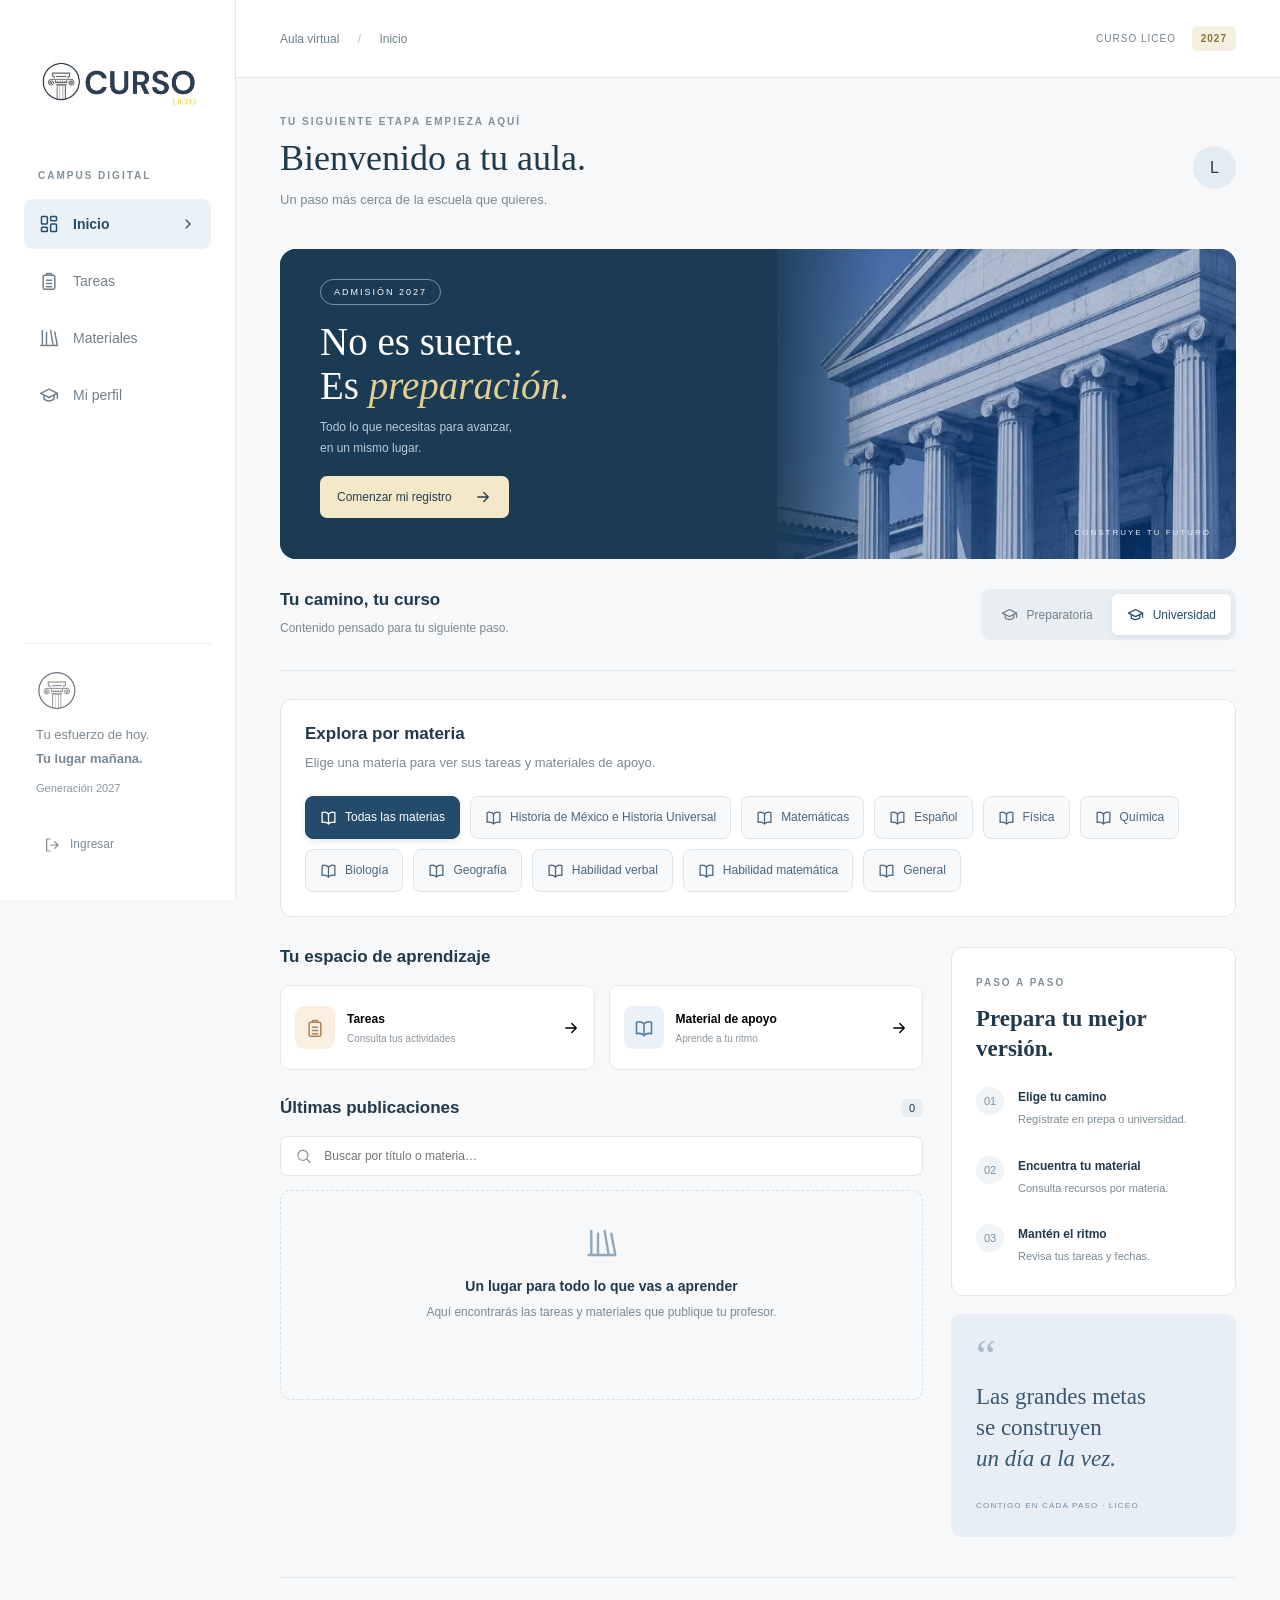
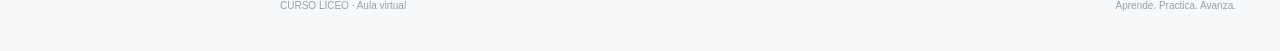
<file: index.html>
<!DOCTYPE html><html lang="es"><head><meta charset="utf-8"><meta name="viewport" content="width=device-width,initial-scale=1"><title>LICEO · Aula | CURSO LICEO</title><meta name="liceo-build" content="2026-10-24-r4-registro"><link rel="icon" href="data:image/svg+xml,%3Csvg xmlns='http://www.w3.org/2000/svg' viewBox='0 0 24 24'%3E%3Ctext y='20' font-size='20'%3E📚%3C/text%3E%3C/svg%3E"><style>
:root{font-family:Arial,Helvetica,sans-serif;color:#20394b;background:#f6f8fa}*{box-sizing:border-box}body{margin:0}button,a,input,select,textarea{font:inherit}button,a{cursor:pointer}button{transition:.2s}button:hover{filter:brightness(.95)}button:focus-visible,a:focus-visible{outline:3px solid #bd9d4c;outline-offset:4px}button{border:0}a{color:inherit;text-decoration:none}.shell{display:flex;min-height:100vh}aside{width:236px;background:white;border-right:1px solid #e3e9ec;padding:32px 24px;position:fixed;height:100vh;display:flex;flex-direction:column}.brand img{width:190px;height:100px;object-fit:contain}.eyebrow{font-size:10px;font-weight:700;letter-spacing:2px;color:#80909a}aside>.eyebrow{margin:34px 14px 18px}nav button{width:100%;display:flex;align-items:center;gap:14px;background:transparent;color:#72808b;padding:15px;border-radius:9px;text-align:left;margin-bottom:7px;font-size:14px}nav button svg:last-child:not(:first-child){margin-left:auto}nav button.active{background:#eaf1f7;color:#254c6a;font-weight:600}.side-note{margin-top:auto;padding:26px 12px;border-top:1px solid #eee}.side-note img{width:42px;opacity:.7}.side-note p{font-size:13px;line-height:1.8}.side-note small{color:#8998a3;font-size:11px}.logout{font-size:12px;color:#7d8b94;display:flex;gap:10px;margin:14px}main{margin-left:236px;flex:1;min-width:0}header{height:78px;background:#fff;border-bottom:1px solid #e3e9ec;display:flex;align-items:center;justify-content:space-between;padding:0 44px;font-size:12px;color:#72818c}.slash{padding:0 15px;color:#bbc4cb}.session{font-size:10px;letter-spacing:1px}.session b{background:#f5f0df;color:#897438;padding:7px 9px;border-radius:5px;margin-left:12px}.content{max-width:1320px;margin:auto;padding:38px 44px 18px}.heading{display:flex;justify-content:space-between;align-items:center;margin-bottom:30px}h1{font-family:Georgia,serif;font-size:36px;font-weight:400;margin:10px 0}p{color:#7b8993;font-size:13px;line-height:1.7;margin:8px 0}.avatar{border-radius:50%;background:#e3ebf3;width:43px;height:43px;display:grid;place-items:center}.hero{height:310px;background:#1b3a54;border-radius:16px;overflow:hidden;position:relative;color:white;display:flex}.hero-text{padding:32px 40px;position:relative;z-index:2;width:63%;background:linear-gradient(90deg,#1b3a54 80%,transparent)}.pill{font-size:9px;letter-spacing:2px;border:1px solid #7a8f9f;border-radius:20px;padding:7px 13px}h2{font-family:Georgia,serif;font-size:39px;font-weight:400;line-height:1.12;margin:21px 0 10px}h2 em{color:#e2ce92;font-weight:400}.hero p{color:#b9cbd9;font-size:12px}.hero button,.empty button{background:#f3e8c8;color:#263e50;border-radius:7px;padding:12px 17px;display:flex;align-items:center;gap:22px;font-size:12px;margin-top:18px}.hero-image{position:absolute;right:0;top:0;width:48%;height:100%;background-image:url('[data-uri]');background-size:215% auto;background-position:100% 25%;opacity:.8}.hero-caption{position:absolute;right:25px;bottom:22px;font-size:8px;letter-spacing:2px;color:#e5eef5}.course-row{display:flex;align-items:center;justify-content:space-between;padding:30px 0;border-bottom:1px solid #e1e7eb;margin-bottom:28px}h3{font-size:17px;font-weight:600;margin:0}.course-row p{font-size:12px;margin-bottom:0}.switch{display:flex;background:#e9eef2;padding:5px;border-radius:9px;gap:4px}.switch button{display:flex;gap:9px;align-items:center;padding:12px 15px;border-radius:6px;color:#73818b;background:transparent;font-size:12px}.switch .selected{background:#fff;color:#244d6b;box-shadow:0 2px 7px #18374e12}.grid{display:grid;grid-template-columns:minmax(0,1fr) 285px;gap:28px}.section-title{display:flex;align-items:center;justify-content:space-between;margin-bottom:18px}.textbtn{display:flex;align-items:center;gap:5px;background:transparent;color:#476b88;font-size:12px}.quick{display:grid;grid-template-columns:1fr 1fr;gap:14px}.quick button{padding:20px 14px;background:white;border:1px solid #e3e9ed;border-radius:10px;display:flex;align-items:center;gap:12px;text-align:left}.quick b{font-size:12px;display:block}.quick small{font-size:10px;color:#8a959e;display:block;margin-top:7px}.quick button>svg{margin-left:auto}.icon{width:40px;height:43px;border-radius:9px;display:grid;place-items:center;flex-shrink:0}.icon svg{width:20px}.peach{background:#fbefe2;color:#ad8255}.blue{background:#eaf1f8;color:#527a9d}.latest{margin-top:28px}.count{background:#e8edf1;padding:3px 8px;border-radius:6px;font-size:11px}.search{display:flex;align-items:center;gap:10px;padding:10px 14px;background:white;border:1px solid #e1e7ed;border-radius:8px;color:#8897a2}.search input{border:0;outline:0;background:none;width:100%;font-size:12px}.posts{margin-top:14px}.empty{border:1px dashed #d5dfe5;border-radius:11px;padding:36px 20px;text-align:center;min-height:210px}.empty>svg{color:#8fa9bc;margin:auto}.empty h4{font-size:14px;margin:15px 0 8px}.empty p{font-size:12px}.empty button{margin:18px auto 0;background:#e5edf4}.guide{background:white;border:1px solid #e1e8ed;border-radius:12px;padding:24px}.guide h3{font-family:Georgia,serif;font-size:23px;line-height:1.3;margin:14px 0 23px}.step{display:flex;gap:14px;margin-top:22px}.step>span{font-size:11px;background:#f0f4f7;border-radius:50%;width:28px;height:28px;display:grid;place-items:center;flex-shrink:0;color:#7791a7}.step b{font-size:12px}.step p{font-size:11px;margin:5px 0}.quote{background:#e8eef5;border-radius:11px;margin-top:18px;padding:15px 25px 25px}.quote>span{font-family:Georgia;font-size:45px;color:#a8bace}.quote p{font-family:Georgia;font-size:23px;line-height:1.35;color:#385771;margin:0 0 20px}.quote small{font-size:8px;letter-spacing:1.2px;color:#748da2}footer{display:flex;justify-content:space-between;margin-top:40px;border-top:1px solid #e1e7ed;padding:22px 0;color:#95a2ab;font-size:10px}article{display:flex;gap:15px;background:white;border:1px solid #e1e7ed;padding:20px;border-radius:10px;margin-bottom:12px}article small{font-size:10px;color:#7890a3}article h4{margin:7px 0;font-size:15px}article p{white-space:pre-wrap}article>div{min-width:0;overflow-wrap:anywhere}.download{display:flex;gap:8px;color:#315d82;font-size:12px;margin-top:15px}.overlay{position:fixed;inset:0;background:#102e48aa;z-index:10;display:flex;align-items:center;justify-content:center;padding:20px;backdrop-filter:blur(5px)}.modal{position:relative;background:#fff;border-radius:18px;width:500px;max-height:94vh;overflow:auto;padding:30px}.modal>img{width:150px;height:70px;object-fit:contain}.modal h2{font-size:29px}.close{position:absolute;right:18px;top:15px;font-size:25px;background:none;color:#82919c}form label{display:block;font-size:12px;margin-top:15px}form input,form select,form textarea{display:block;width:100%;padding:11px;border:1px solid #d9e1e7;border-radius:7px;margin-top:7px;background:#fafcfd;color:#294356;font-size:13px}.formrow{display:flex;gap:12px}.formrow label{flex:1}.primary{display:flex;justify-content:center;gap:15px;background:#244b69;color:white;padding:14px;border-radius:8px;margin-top:22px;width:100%;font-size:13px}.toast{position:fixed;bottom:25px;left:50%;transform:translateX(-50%);background:#253f52;color:white;padding:18px;border-radius:9px;z-index:20;font-size:13px}button:disabled{opacity:.5}@media(min-width:1500px){.hero{height:340px}.hero-text{padding-top:40px}}@media(max-width:1100px){aside{width:190px;padding:22px 15px}.brand img{width:155px}main{margin-left:190px}.content{padding:28px}.grid{grid-template-columns:1fr}.right{display:grid;grid-template-columns:1fr 1fr;gap:20px}.quote{margin:0}.hero-text{width:70%}header{padding:0 28px}}@media(max-width:650px){aside{position:static;width:100%;height:auto;padding:8px 18px;border-bottom:1px solid #e1e7ed}.shell{display:block}.brand img{width:120px;height:62px}aside>.eyebrow,.side-note,.logout{display:none}nav{display:flex;gap:5px}nav button{padding:11px;justify-content:center;font-size:12px;margin:0}nav button svg:last-child:not(:first-child){display:none}main{margin:0}header{height:47px;padding:0 20px}.session{font-size:8px}.content{padding:24px 20px}h1{font-size:29px}.heading .eyebrow{font-size:8px}.hero{height:320px}.hero-text{padding:30px 23px;width:83%;background:linear-gradient(90deg,#1b3a54 65%,transparent)}.hero h2{font-size:34px}.hero-image{width:65%;opacity:.45;background-size:250% auto}.hero-caption{display:none}.course-row{display:block}.switch{margin-top:16px}.switch button{flex:1;justify-content:center}.quick{grid-template-columns:1fr}.grid{gap:24px}.right{grid-template-columns:1fr}.quote{display:none}footer span:last-child{display:none}.modal{padding:24px}.toast{width:90%}}
.profile-panel{background:white;border:1px solid #e0e8ee;border-radius:14px;padding:28px;margin-bottom:30px}.profile-panel .eyebrow{display:block;margin-bottom:12px}.profile-panel h2{font-size:28px}.role-badge{font-size:11px;padding:9px 13px;background:#e8f0f7;color:#345b7c;border-radius:20px}.profile-actions{display:flex;gap:12px;flex-wrap:wrap}.profile-actions .primary{width:auto}.faculty{margin-top:28px;padding-top:24px;border-top:1px solid #e1e7ed}.faculty-row{display:flex;align-items:center;justify-content:space-between;gap:20px;border-bottom:1px solid #edf0f2;padding:18px 0}.faculty-row b{font-size:14px}.notice{background:#fff5df;padding:15px;border-radius:8px;color:#806528}
.delete-post{display:flex;gap:6px;align-items:center;background:none;color:#a34747;font-size:11px;padding:8px 0}.delete-actions{display:flex;gap:12px;justify-content:flex-end;margin-top:24px}.delete-actions button{padding:12px 16px;border-radius:7px;background:#edf1f5;font-size:13px}.delete-actions .danger{background:#a34747;color:white}
.post-actions{display:flex;gap:18px;align-items:center;flex-wrap:wrap}.edit-post{display:flex;gap:6px;align-items:center;background:none;color:#315d82;font-size:11px;padding:8px 0}
.attachment-row{margin-top:12px;border:1px solid #e0e8ee;border-radius:8px;padding:10px 12px;display:flex;align-items:center;gap:16px;flex-wrap:wrap}.attachment-row .download{margin:0;overflow-wrap:anywhere}.attachment-row .delete-post{margin-left:auto}
.subjects-panel{margin:0 0 30px;padding:24px;background:#fff;border:1px solid #e1e8ed;border-radius:12px}.subjects-panel .section-title{margin-bottom:14px}.subject-buttons{display:flex;flex-wrap:wrap;gap:10px}.subject-button{display:flex;align-items:center;gap:8px;text-align:left;border:1px solid #dde6ed;background:#f7f9fb;border-radius:8px;padding:12px 14px;font-size:12px;color:#4b657b;line-height:1.4}.subject-button svg{flex-shrink:0}.subject-button.selected{background:#244b69;color:#fff;border-color:#244b69}.subject-button[aria-pressed=true]{box-shadow:0 2px 6px #244b6920}@media(max-width:650px){.subjects-panel{padding:18px}.subject-buttons{gap:8px}.subject-button{flex:1 1 40%;padding:10px;font-size:11px}.subject-button:nth-child(2){flex-basis:100%}}
.access-panel{padding-bottom:28px;margin-bottom:28px;border-bottom:1px solid #e0e7ed}.access-panel>form{max-width:500px}.access-code{display:block;overflow-wrap:anywhere;font-size:16px;line-height:1.7;user-select:all}.code-list{max-height:340px;overflow:auto}.faculty-row>div{min-width:0;overflow-wrap:anywhere}.notice .primary{width:auto;display:inline-flex}.code-list .textbtn{white-space:nowrap}

.auth-actions{display:flex;gap:10px;flex-wrap:wrap}.auth-actions button{flex:1}.login-banner{font-size:11px;color:#a65d40;margin:12px 0}.auth-note{font-size:11px}.logout{background:transparent;text-align:left}.course-row{min-height:85px}

@media(max-width:650px){html,body{max-width:100%;overflow-x:clip}.shell,main,.content{min-width:0;max-width:100%}.switch{max-width:100%;width:100%}.switch button{min-width:0;padding:11px 7px;gap:4px}.section-title{gap:8px}.course-row{min-width:0}.hero{min-width:0}}
</style></head><body><div id="root"><main style="margin:0;max-width:700px;padding:32px"><h1>LICEO · Aula</h1><p>Preparación para tu siguiente meta.</p><p>La plataforma está iniciando. Si hay un problema de conexión, puedes volver a cargar la página.</p></main></div><script>
const LICEO_LOGO='[data-uri]';
const LICEO_COLUMNA='[data-uri]';

/* Motor de interfaz local: sin React remoto ni dependencias externas. */
const __hooks = [];
let __cursor = 0, __root = null, __app = null, __queued = false, __effects = [], __rendering = false;
const React = { Fragment: Symbol('fragment'), createElement(type, props, ...children) { return { type, props: props || {}, children: children.flat(Infinity) }; } };
function useState(initial) {
  const at=__cursor++;
  if (!Object.prototype.hasOwnProperty.call(__hooks,at)) __hooks[at]=typeof initial==='function'?initial():initial;
  function setState(next) {
    const value=typeof next==='function'?next(__hooks[at]):next;
    if(Object.is(value,__hooks[at]))return;
    __hooks[at]=value;
    __schedule();
  }
  return [__hooks[at],setState];
}
function useEffect(callback,deps) {
  const at=__cursor++;
  const prev=__hooks[at];
  if(!prev || !deps || deps.some((d,i)=>!Object.is(d,prev.deps?.[i]))) {
    __hooks[at]={deps,cleanup:prev?.cleanup};
    __effects.push({at,callback});
  }
}
function __element(v){
  if(v==null||typeof v==='boolean')return document.createTextNode('');
  if(typeof v==='string'||typeof v==='number')return document.createTextNode(String(v));
  if(v instanceof Node)return v;
  if(Array.isArray(v)){const f=document.createDocumentFragment();v.forEach(x=>f.appendChild(__element(x)));return f;}
  const {type,props={},children=[]}=v;
  if(type===React.Fragment){const f=document.createDocumentFragment();children.forEach(x=>f.appendChild(__element(x)));return f;}
  if(typeof type==='function')return __element(type(props));
  const el=document.createElement(type);
  for(const [key,value] of Object.entries(props)){
    if(key==='key'||key==='ref'||value==null)continue;
    if(/^on[A-Z]/.test(key)&&typeof value==='function'){
      const event=key.substring(2).toLowerCase();
      if(event==='change' && (type==='input' && props.type!=='file' && props.type!=='checkbox' || type==='textarea')) el.addEventListener('input',value);
      else el.addEventListener(event,value);
    }else if(key==='className')el.className=value;
    else if(key==='htmlFor')el.htmlFor=value;
    else if(key==='style')Object.assign(el.style,value);
    else if(key==='defaultValue'){
      if(type==='select')el.dataset.initialValue=String(value);
      else if(type==='textarea')el.value=String(value);
      else el.value=String(value);
    }else if(key==='defaultChecked')el.checked=Boolean(value);
    else if(key==='value')el.value=String(value);
    else if(key==='disabled'||key==='required'||key==='multiple'||key==='checked')el[key]=Boolean(value);
    else if(key==='autoComplete')el.autocomplete=value;
    else if(key==='maxLength'||key==='minLength')el[key]=Number(value);
    else if(key==='readOnly')el.readOnly=Boolean(value);
    else if(key==='aria-pressed'||key.startsWith('aria-'))el.setAttribute(key,String(value));
    else if(key==='type'||key==='name'||key==='title'||key==='role'||key==='placeholder'||key==='href'||key==='src'||key==='alt'||key==='id'||key==='target'||key==='rel'||key==='rows'||key==='accept'||key==='min'||key==='max'||key==='pattern'||key==='dateTime')el.setAttribute(key,String(value));
    else if(typeof value==='string'||typeof value==='number')el.setAttribute(key,String(value));
  }
  for(const c of children)el.appendChild(__element(c));
  if(type==='select'&&Object.hasOwn(el.dataset,'initialValue'))el.value=el.dataset.initialValue;
  return el;
}
function __schedule(){if(__queued)return;__queued=true;queueMicrotask(()=>{__queued=false;__render();});}
function __render(){
  if(__rendering||!__root||!__app)return;
  __rendering=true; __cursor=0;__effects=[];
  const active=document.activeElement;
  const focus=active&&__root.contains(active)?{name:active.getAttribute('name'),placeholder:active.getAttribute('placeholder'),tag:active.tagName,type:active.type,value:active.value,start:active.selectionStart,end:active.selectionEnd}:null;
  try{
    const tree=__app();
    __root.replaceChildren(__element(tree));
    if(focus){const candidates=[...__root.querySelectorAll('input,textarea')];const target=candidates.find(x=>(focus.name&&x.name===focus.name)||(!focus.name&&focus.placeholder&&x.placeholder===focus.placeholder));
      if(target){if(target.type==='text'||target.type==='search')target.value=focus.value;target.focus({preventScroll:true});try{if(focus.start!=null)target.setSelectionRange(focus.start,focus.end);}catch{}}}
    for(const effect of __effects){try{__hooks[effect.at].cleanup?.();const cleanup=effect.callback();__hooks[effect.at].cleanup=cleanup;}catch(e){console.error('useEffect',e);}}
  }catch(e){console.error('Fallo al dibujar LICEO',e);__root.innerHTML='<section style="padding:30px;font:16px Arial"><h2>LICEO · Aula</h2><p>Ocurrió un error inesperado: '+String(e.message).replace(/[<>&]/g,'')+'</p><button onclick="location.reload()">Volver a intentar</button></section>';}
  finally{__rendering=false;}
}
function createRoot(node){return {render(v){__root=node;__app=()=>v.type(v.props);__render()}}}
const __iconPaths={
 ArrowRight:'<path d="M5 12h14m-6-6 6 6-6 6"/>',BookOpen:'<path d="M12 7c-2-2-6-3-9-2v14c3-1 7 0 9 2 2-2 6-3 9-2V5c-3-1-7 0-9 2z"/><path d="M12 7v14"/>',GraduationCap:'<path d="m2 10 10-5 10 5-10 5-10-5z"/><path d="M6 12v5c4 3 8 3 12 0v-5M22 10v6"/>',LayoutDashboard:'<rect x="3" y="3" width="7" height="9" rx="1"/><rect x="14" y="3" width="7" height="5" rx="1"/><rect x="14" y="12" width="7" height="9" rx="1"/><rect x="3" y="16" width="7" height="5" rx="1"/>',ClipboardList:'<rect x="5" y="5" width="14" height="17" rx="2"/><path d="M9 5V3h6v2M9 11h6M9 15h6M9 19h6"/>',Library:'<path d="M4 3v18m5-16v16m5-18 3 18m2-16 3 16M2 21h20"/>',Plus:'<path d="M12 5v14M5 12h14"/>',Download:'<path d="M12 3v12m-5-5 5 5 5-5M4 17v4h16v-4"/>',ChevronRight:'<path d="m9 18 6-6-6-6"/>',Search:'<circle cx="11" cy="11" r="7"/><path d="m16 16 5 5"/>',Pencil:'<path d="m4 20 4-.8L20 7l-3-3L5 16z"/>',Trash2:'<path d="M3 6h18M8 6V4h8v2m-9 0 1 15h8l1-15M10 10v8M14 10v8"/>',LogOut:'<path d="M9 3H4v18h5M10 12h11m-5-5 5 5-5 5"/>'};
function __icon(name){return function Icon({size=20,...props}={}){const el=document.createElementNS('http://www.w3.org/2000/svg','svg');for(const [k,v] of Object.entries({width:size,height:size,viewBox:'0 0 24 24',fill:'none',stroke:'currentColor','stroke-width':1.8,'stroke-linecap':'round','stroke-linejoin':'round','aria-hidden':true}))el.setAttribute(k,String(v));el.innerHTML=__iconPaths[name];return el;};}
const ArrowRight=__icon('ArrowRight'),BookOpen=__icon('BookOpen'),GraduationCap=__icon('GraduationCap'),LayoutDashboard=__icon('LayoutDashboard'),ClipboardList=__icon('ClipboardList'),Library=__icon('Library'),Plus=__icon('Plus'),Download=__icon('Download'),ChevronRight=__icon('ChevronRight'),Search=__icon('Search'),Pencil=__icon('Pencil'),Trash2=__icon('Trash2'),LogOut=__icon('LogOut');

const HISTORY='Historia de México e Historia Universal';
const SUBJECTS=[HISTORY,'Matemáticas','Español','Física','Química','Biología','Geografía','Habilidad verbal','Habilidad matemática','General'];
function normalizeSubject(subject=''){const value=subject.normalize('NFD').replace(/[\u0300-\u036f]/g,'').trim().toLowerCase();return ['historia','historia de mexico','historia universal','historia de mexico e historia universal','historia de mexico y universal'].includes(value)?HISTORY:subject;}

/* Supabase REST/GoTrue/PostgREST/Storage, sin librerías CDN. */
const API_BASE='https://bveqazokitzafuyjxqkt.supabase.co';
const API_PUBLIC='sb_publishable_-HKIdEiJ1j0fMALozw7Ckg_qBzt9jVN';
const SESSION_KEY='liceo_aula_session_v3';
let __session=null, __account=null, __listeners=[];
try{__session=JSON.parse(localStorage.getItem(SESSION_KEY)||'null');}catch{}
function __saveSession(s){__session=s?.access_token?s:null;if(__session)localStorage.setItem(SESSION_KEY,JSON.stringify(__session));else localStorage.removeItem(SESSION_KEY);__listeners.forEach(fn=>{try{fn('SIGNED_IN',__session)}catch{}});}
function __token(){return __session?.access_token||API_PUBLIC;}
async function __request(path,{method='GET',body,auth=true,headers={}}={}){
 const h={'apikey':API_PUBLIC,...(auth?{'Authorization':'Bearer '+__token()}:{}),...headers};
 if(body!==undefined&&!(body instanceof Blob)&&!(body instanceof FormData)){h['Content-Type']='application/json';body=JSON.stringify(body);}
 let res;
 try{res=await fetch(API_BASE+path,{method,headers:h,body,cache:'no-store'});}catch{throw Error('No se pudo conectar con Supabase. Verifica tu conexión de internet.');}
 let responseText=await res.text(),data;
 try{data=responseText?JSON.parse(responseText):null;}catch{data=responseText;}
 if(!res.ok){let err=typeof data==='object'&&(data?.msg||data?.message||data?.error_description||data?.error||data?.hint||data?.details);throw Error(typeof err==='string'?err:'Solicitud rechazada ('+res.status+')');}
 return data;
}
async function __refreshSession(){
 if(!__session?.refresh_token)return false;
 try{const next=await __request('/auth/v1/token?grant_type=refresh_token',{method:'POST',auth:false,body:{refresh_token:__session.refresh_token}});__saveSession(next);return true;}
 catch{__saveSession(null);return false;}
}
async function __withAuth(fn){
 if(!__session?.access_token)throw Error('Primero inicia sesión');
 if(__session.expires_at && Math.floor(Date.now()/1000)>__session.expires_at-60){if(!await __refreshSession())throw Error('Tu sesión venció. Vuelve a ingresar.');}
 try{return await fn();}catch(e){if(/(jwt expired|invalid jwt|token has expired)/i.test(e.message)&&await __refreshSession())return fn();throw e;}
}
const client={auth:{onAuthStateChange(callback){__listeners.push(callback);return{data:{subscription:{unsubscribe(){__listeners=__listeners.filter(x=>x!==callback)}}}}}}};
/* Supabase returns tokens in the URL fragment after the verification email is opened.
   A static GitHub Pages site must consume the fragment itself. */
let __arrivedFromConfirmation=false;
let __confirmationFailure='';
function __consumeConfirmationLink(){
 try{
  const params=new URLSearchParams(location.hash.startsWith('#')?location.hash.slice(1):'');
  const query=new URLSearchParams(location.search);
  const err=params.get('error_description')||query.get('error_description');
  if(err){ __confirmationFailure=err; return; }
  const access=params.get('access_token'),refresh=params.get('refresh_token');
  if(!access||!refresh)return;
  const expiresIn=Math.max(60,Math.min(86400,Number(params.get('expires_in'))||3600));
  __saveSession({access_token:access,refresh_token:refresh,token_type:'bearer',expires_in:expiresIn,expires_at:Math.floor(Date.now()/1000)+expiresIn});
  __arrivedFromConfirmation=true;
  // Clean tokens out of address bar and browser history immediately.
  try{ history.replaceState(null,'',location.pathname+location.search); }catch{}
 }catch(e){__confirmationFailure='No fue posible completar la confirmación. Inicia sesión con tu correo.';}
}
__consumeConfirmationLink();

async function login(email,password,signup=false){
 email=email.trim().toLowerCase();
 const redirectTo=location.origin+location.pathname;
 const path=signup?'/auth/v1/signup?redirect_to='+encodeURIComponent(redirectTo):'/auth/v1/token?grant_type=password';
 const response=await __request(path,{method:'POST',auth:false,body:{email,password}});
 if(response?.access_token){const s={...response,expires_at:response.expires_at||Math.floor(Date.now()/1000)+(response.expires_in||3600)};__saveSession(s);__account=s.user||null;}
 return{...response,session:response?.access_token?response:null};
}
async function logout(){
 try{if(__session?.access_token)await __request('/auth/v1/logout',{method:'POST'});}catch{}
 __account=null;__saveSession(null);location.reload();
}
async function __getUser(){
 if(!__session?.access_token)return null;
 return __withAuth(async()=>{const user=await __request('/auth/v1/user');__account=user;return user;});
}
function __val(form,key){return String(form.get(key)||'').trim()}
async function __rows(table,{select='*',eq={},order,limit,maybeSingle=false}={}){
 const q=new URLSearchParams({select});for(const [key,v] of Object.entries(eq))q.set(key,'eq.'+v);
 if(order)q.set('order',order);if(limit)q.set('limit',String(limit));
 return __withAuth(async()=>{const r=await __request('/rest/v1/'+table+'?'+q);return maybeSingle?r[0]||null:r;});
}
async function __restWrite(table,method,payload,match){
 const q=new URLSearchParams();for(const [k,v] of Object.entries(match||{}))q.set(k,'eq.'+v);
 return __withAuth(()=>__request('/rest/v1/'+table+(String(q)?'?'+q:''),{method,body:payload,headers:{Prefer:'return=representation'}}));
}
async function __rpc(name,payload){return __withAuth(()=>__request('/rest/v1/rpc/'+name,{method:'POST',body:payload}));}
async function __storageRemove(paths){
 if(!paths.length)return;
 return __withAuth(()=>__request('/storage/v1/object/liceo-materiales',{method:'DELETE',body:{prefixes:paths}}));
}
async function __storageUpload(path,file){
 return __withAuth(()=>__request('/storage/v1/object/liceo-materiales/'+path.split('/').map(encodeURIComponent).join('/'),{method:'POST',body:file,headers:{'Content-Type':file.type||'application/octet-stream','x-upsert':'false'}}));
}
async function getData(){
 const user=await __getUser();if(!user)return null;
 const p=await __rows('liceo_profiles',{eq:{id:user.id},maybeSingle:true});
 let posts=[],codes=[],faculty=[];
 if(p?.approved){
 const items=await __rows('liceo_posts',{select:'*,liceo_files(id,filename,storage_path)',order:'created_at.desc',limit:300});
 posts=items.map(x=>({id:x.id,course:x.course,subject:x.subject_name||'',kind:x.kind,title:x.title,description:x.content,created:x.created_at,authorId:x.author_id,authorName:x.author_name,due:x.due,filename:x.liceo_files?.[0]?.filename||'',fileId:x.liceo_files?.[0]?.id||''}));
 }
 if(p?.role==='admin'){
 const [cs,fs]=await Promise.all([__rows('liceo_invites',{order:'created_at.desc',limit:300}),__rows('liceo_profiles',{order:'created_at.desc',limit:300})]);
 codes=cs.map(x=>({id:x.id,email:x.email,course:x.course,usedBy:x.use_count>0,revoked:x.revoked,expires:x.expires_at}));
 faculty=fs.filter(x=>x.id!==user.id&&x.requested_role==='teacher').map(x=>({id:x.id,name:x.full_name,subjects:x.subjects,role:x.role}));
 }
 return{email:user.email,userId:user.id,profile:p?{name:p.full_name,age:p.birth_date?new Date().getFullYear()-Number(p.birth_date.slice(0,4)):'',birthdate:p.birth_date,birthplace:p.birthplace,course:p.course,requestedRole:p.requested_role,subjects:p.subjects,bio:p.bio}:null,admitted:!!p?.approved,admin:p?.role==='admin',teacher:p?.approved&&['teacher','admin'].includes(p.role),posts,codes,faculty};
}
async function send(f,action){
 const user=await __getUser();if(!user)throw Error('Primero inicia sesión');
 if(action==='register'){
  let birth=__val(f,'birthdate');if(!birth){const age=Number(__val(f,'age'));if(!age||age<5||age>120)throw Error('Edad inválida');birth=(new Date().getFullYear()-age)+'-01-01';}
  await __rpc('liceo_create_profile',{p_name:__val(f,'name'),p_birth:birth,p_birthplace:__val(f,'birthplace'),p_course:__val(f,'course'),p_requested_role:__val(f,'role'),p_subjects:__val(f,'subjects'),p_bio:__val(f,'bio')});
  const code=__val(f,'accessCode');if(code){const ok=await __rpc('liceo_redeem_code',{p_code:code});if(!ok)throw Error('Clave incorrecta, vencida o asignada a otro correo');}
  return {success:true};
 }
 if(action==='create_code'){
  const bytes=crypto.getRandomValues(new Uint8Array(18));const code='LICEO-'+Array.from(bytes,x=>x.toString(16).padStart(2,'0')).join('').toUpperCase();
  await __rpc('liceo_admin_issue_invite',{p_code:code,p_email:__val(f,'email'),p_course:__val(f,'course'),p_days:30});
  return{email:__val(f,'email'),course:__val(f,'course'),code};
 }
 if(action==='revoke_code'){await __rpc('liceo_admin_revoke_invite',{p_id:__val(f,'id')});return{success:true};}
 if(['approve','revoke'].includes(action)){await __rpc('liceo_admin_set_role',{p_user:__val(f,'id'),p_role:action==='approve'?'teacher':'student',p_approved:action==='approve'});return{success:true};}
 if(['publish','edit'].includes(action)){
  const payload={title:__val(f,'title'),content:__val(f,'description'),kind:__val(f,'kind'),course:__val(f,'course'),subject_name:__val(f,'subject'),due:__val(f,'due')||null};
  let id=__val(f,'id');
  if(action==='edit')await __restWrite('liceo_posts','PATCH',payload,{id});
  else{payload.author_id=user.id;payload.author_name=(await getData())?.profile?.name||'Profesor LICEO';const rows=await __restWrite('liceo_posts','POST',payload);id=rows?.[0]?.id;if(!id)throw Error('No se pudo crear la publicación');}
  const file=f.get('file');
  if(file instanceof File&&file.size){
    if(file.size>20*1024*1024)throw Error('El archivo excede 20 MB');
    if(/\.(html?|js|mjs|svg|exe|bat|sh)$/i.test(file.name))throw Error('Formato de archivo no permitido');
    const path=`${user.id}/${id}/${crypto.randomUUID()}-${file.name.replace(/[^a-zA-Z0-9._-]/g,'_')}`;
    await __storageUpload(path,file);
    try{await __restWrite('liceo_files','POST',{post_id:id,uploader_id:user.id,storage_path:path,filename:file.name});}catch(err){await __storageRemove([path]);throw err;}
  }
  return{success:true};
 }
 if(['delete','remove_attachment'].includes(action)){
  const id=__val(f,'id');const files=await __rows('liceo_files',{eq:{post_id:id}});
  if(files?.length){await __storageRemove(files.map(x=>x.storage_path));await __restWrite('liceo_files','DELETE',undefined,{post_id:id});}
  if(action==='delete')await __restWrite('liceo_posts','DELETE',undefined,{id});return{success:true};
 }
 throw Error('Acción no compatible');
}
async function download(postId){
 const file=(await __rows('liceo_files',{select:'filename,storage_path',eq:{post_id:postId},limit:1}))[0];
 if(!file)throw Error('Archivo no disponible');
 const path=file.storage_path.split('/').map(encodeURIComponent).join('/');
 const result=await __withAuth(()=>__request('/storage/v1/object/sign/liceo-materiales/'+path,{method:'POST',body:{expiresIn:60}}));
 let signed=result?.signedURL||result?.signedUrl||result?.url;
 if(!signed)throw Error('No se pudo generar el enlace de descarga');
 const href=signed.startsWith('/object/') ? API_BASE+'/storage/v1'+signed : new URL(signed,API_BASE+'/storage/v1/').href;
 const a=document.createElement('a');a.href=href;a.target='_blank';a.rel='noopener';document.body.append(a);a.click();a.remove();
}





function Home() {
    const [data, setData] = useState(null), [view, setView] = useState('Inicio'), [course, setCourse] = useState('Universidad'), [register, setRegister] = useState(false), [publish, setPublish] = useState(false), [error, setError] = useState(''), [busy, setBusy] = useState(false), [q, setQ] = useState(''), [deleting, setDeleting] = useState(null), [editing, setEditing] = useState(null), [subjectFilter, setSubjectFilter] = useState('Todas'), [newCode, setNewCode] = useState(null);
    // Estados del acceso: necesarios para renderizar el formulario de ingreso.
    const [auth, setAuth] = useState(false);
    const [signUp, setSignUp] = useState(false);
    const [authError, setAuthError] = useState('');
    async function load(keepCourse = false) { try {
        const d = await getData();
        setData(d);
        if (d?.profile && !keepCourse)
            setCourse(d.profile.course);
    }
    catch (e) {
        setError('No se pudo actualizar: ' + e.message);
    } }
    useEffect(() => {
        async function initialize(){
            await load();
            if(__confirmationFailure){setAuth(true);setAuthError('No se confirmó tu correo: '+__confirmationFailure);}
            if(__arrivedFromConfirmation){
                try{const current=await getData();if(current&&!current.profile)setRegister(true);}
                catch(e){setAuth(true);setAuthError('Tu correo fue confirmado, pero debes ingresar de nuevo: '+e.message);}
            }
        }
        initialize();
        const {data:{subscription}}=client.auth.onAuthStateChange(()=>{setTimeout(()=>load(),0);});
        return()=>subscription.unsubscribe();
    }, []);
    async function submit(e, action) { e.preventDefault(); setBusy(true); setError(''); try {
        const f = new FormData(e.target);
        const result = await send(f, action);
        if (action === 'create_code')
            setNewCode(result);
        await load(action !== 'register');
        setRegister(false);
        setPublish(false);
        setDeleting(null);
        setEditing(null);
        if (action === 'edit')
            setCourse(String(f.get('course')));
    }
    catch (e) {
        setError(e.message);
    }
    finally {
        setBusy(false);
    } }
    async function authSubmit(e) { e.preventDefault(); setBusy(true); setAuthError(''); try {
        const f = new FormData(e.target);
        const r = await login(String(f.get('email')), String(f.get('password')), signUp);
        if (signUp && !r.session) {
            setAuthError('Solicitud enviada. Revisa tu correo (también Spam), abre el enlace de confirmación y vuelve a LICEO Aula. Después podrás completar tu perfil. Si el mensaje no llega, revisa el correo escrito o comunícate con la administración.');
            setSignUp(false);
        }
        else {
            setAuth(false);
            await load();
            const currentData = await getData();
            if (!currentData?.profile) setRegister(true);
        }
    }
    catch (e) {
        setAuthError(e.message);
    }
    finally {
        setBusy(false);
    } }
    const posts = (data?.admitted ? data.posts : []).filter((p) => p.course === course && (subjectFilter === 'Todas' || normalizeSubject(p.subject) === subjectFilter) && (view !== 'Tareas' || p.kind === 'Tarea') && (view !== 'Materiales' || p.kind === 'Material') && (p.title + ' ' + normalizeSubject(p.subject)).toLowerCase().includes(q.toLowerCase()));
    return React.createElement("div", { className: "shell" },
        React.createElement("aside", null,
            React.createElement("a", { className: "brand", href: "./" },
                React.createElement("img", { src: LICEO_LOGO, alt: "Curso LICEO" })),
            React.createElement("div", { className: "eyebrow" }, "CAMPUS DIGITAL"),
            React.createElement("nav", null, [[LayoutDashboard, 'Inicio'], [ClipboardList, 'Tareas'], [Library, 'Materiales'], [GraduationCap, 'Mi perfil']].map(([Icon, label]) => React.createElement("button", { className: view === label ? 'active' : '', key: label, onClick: () => setView(label) },
                React.createElement(Icon, { size: 20 }),
                label,
                view === label && React.createElement(ChevronRight, { size: 16 })))),
            React.createElement("div", { className: "side-note" },
                React.createElement("img", { src: LICEO_COLUMNA, alt: "" }),
                React.createElement("p", null,
                    "Tu esfuerzo de hoy.",
                    React.createElement("br", null),
                    React.createElement("b", null, "Tu lugar ma\u00F1ana.")),
                React.createElement("small", null, "Generaci\u00F3n 2027")),
            React.createElement("button", { className: "logout", onClick: () => data ? logout() : setAuth(true) },
                React.createElement(LogOut, { size: 16 }),
                " ",
                data ? 'Cerrar sesión' : 'Ingresar')),
        React.createElement("main", null,
            React.createElement("header", null,
                React.createElement("span", null,
                    "Aula virtual ",
                    React.createElement("span", { className: "slash" }, "/"),
                    " ",
                    view),
                React.createElement("span", { className: "session" },
                    "CURSO LICEO ",
                    React.createElement("b", null, "2027"))),
            React.createElement("div", { className: "content" },
                React.createElement("div", { className: "heading" },
                    React.createElement("div", null,
                        React.createElement("div", { className: "eyebrow" }, "TU SIGUIENTE ETAPA EMPIEZA AQU\u00CD"),
                        React.createElement("h1", null, data?.profile ? `Hola, ${data.profile.name.split(' ')[0]}.` : 'Bienvenido a tu aula.'),
                        React.createElement("p", null, "Un paso m\u00E1s cerca de la escuela que quieres.")),
                    React.createElement("div", { className: "avatar" }, data?.profile?.name?.[0] || 'L')),
                React.createElement("section", { className: "hero" },
                    React.createElement("div", { className: "hero-text" },
                        React.createElement("span", { className: "pill" }, "ADMISI\u00D3N 2027"),
                        React.createElement("h2", null,
                            "No es suerte.",
                            React.createElement("br", null),
                            "Es ",
                            React.createElement("em", null, "preparaci\u00F3n.")),
                        React.createElement("p", null,
                            "Todo lo que necesitas para avanzar,",
                            React.createElement("br", null),
                            "en un mismo lugar."),
                        React.createElement("button", { onClick: () => data?.profile ? setView('Materiales') : (data ? setRegister(true) : (setSignUp(true), setAuthError(''), setAuth(true))) },
                            data?.profile ? 'Explorar materiales' : 'Comenzar mi registro',
                            React.createElement(ArrowRight, { size: 18 }))),
                    React.createElement("div", { className: "hero-image", role: "img", "aria-label": "Arquitectura cl\u00E1sica de la campa\u00F1a Curso LICEO" }),
                    React.createElement("span", { className: "hero-caption" }, "CONSTRUYE TU FUTURO")),
                data && !data.admitted && React.createElement("div", { className: "notice" },
                    React.createElement("b", null, "Activa tu inscripci\u00F3n"),
                    React.createElement("p", null, "Completa tu registro con la clave que te entregue la administraci\u00F3n para consultar las tareas y materiales."),
                    React.createElement("button", { className: "primary", onClick: () => (data ? setRegister(true) : (setSignUp(true),setAuth(true))) }, "Completar registro")),
                React.createElement("div", { className: "course-row" },
                    React.createElement("div", null,
                        React.createElement("h3", null, "Tu camino, tu curso"),
                        React.createElement("p", null, "Contenido pensado para tu siguiente paso.")),
                    React.createElement("div", { className: "switch" }, ['Preparatoria', 'Universidad'].map(c => React.createElement("button", { key: c, className: course === c ? 'selected' : '', onClick: () => { if (data?.profile && !data.teacher && c !== data.profile.course) {
                            setError('Tu registro corresponde a ' + data.profile.course);
                            return;
                        } setCourse(c); } },
                        React.createElement(GraduationCap, { size: 17 }),
                        c)))),
                view === 'Mi perfil' && React.createElement("section", { className: "profile-panel" },
                    React.createElement("div", { className: "section-title" },
                        React.createElement("div", null,
                            React.createElement("span", { className: "eyebrow" }, "COMUNIDAD LICEO"),
                            React.createElement("h3", null, "Mi perfil")),
                        React.createElement("span", { className: "role-badge" }, data?.admin ? 'Administración' : data?.teacher ? 'Profesor' : data?.profile?.requestedRole === 'teacher' ? 'Solicitud pendiente' : 'Estudiante')),
                    React.createElement("h2", null, data?.profile?.name || 'Tu espacio en LICEO'),
                    React.createElement("p", null, data?.profile?.subjects || 'Agrega las materias que impartes.'),
                    React.createElement("p", null, data?.profile?.bio),
                    data?.profile?.requestedRole === 'teacher' && !data?.teacher && React.createElement("p", { className: "notice" }, "Tu solicitud est\u00E1 pendiente de autorizaci\u00F3n. Cuando se apruebe podr\u00E1s publicar materiales y tareas."),
                    React.createElement("div", { className: "profile-actions" },
                        React.createElement("button", { className: "primary", onClick: () => (data ? setRegister(true) : setAuth(true)) }, data?.profile ? 'Editar mi perfil' : 'Crear mi perfil'),
                        data?.teacher && React.createElement("button", { className: "primary", onClick: () => { setEditing(null); setPublish(true); } },
                            React.createElement(Plus, { size: 17 }),
                            " Subir material de clase")),
                    data?.admin && React.createElement("div", { className: "faculty" },
                        React.createElement("section", { className: "access-panel" },
                            React.createElement("h3", null, "Claves de acceso al curso"),
                            React.createElement("p", null, "Crea una clave individual para el correo del alumno. Vence en 30 d\u00EDas y solo puede activar una cuenta."),
                            React.createElement("form", { onSubmit: e => submit(e, 'create_code') },
                                React.createElement("label", null,
                                    "Correo del alumno",
                                    React.createElement("input", { name: "email", type: "email", required: true, placeholder: "alumno@correo.com" })),
                                React.createElement("label", null,
                                    "Curso",
                                    React.createElement("select", { name: "course" },
                                        React.createElement("option", null, "Preparatoria"),
                                        React.createElement("option", null, "Universidad"))),
                                React.createElement("button", { className: "primary", disabled: busy }, "Generar clave")),
                            newCode && React.createElement("div", { className: "notice", role: "status" },
                                React.createElement("b", null,
                                    "Clave para ",
                                    newCode.email),
                                React.createElement("p", null, newCode.course),
                                React.createElement("code", { className: "access-code" }, newCode.code),
                                React.createElement("p", null, "C\u00F3piala y entr\u00E9gala al alumno. Por seguridad, solo se muestra ahora.")),
                            React.createElement("div", { className: "code-list" }, data.codes?.map((c) => React.createElement("div", { className: "faculty-row", key: c.id },
                                React.createElement("div", null,
                                    React.createElement("b", null, c.email),
                                    React.createElement("p", null,
                                        c.course,
                                        " \u00B7 ",
                                        c.usedBy ? 'Utilizada' : c.revoked ? 'Revocada' : new Date(c.expires) < new Date() ? 'Vencida' : 'Disponible')),
                                !c.usedBy && !c.revoked && React.createElement("form", { onSubmit: e => submit(e, 'revoke_code') },
                                    React.createElement("input", { type: "hidden", name: "id", value: c.id }),
                                    React.createElement("button", { className: "textbtn", disabled: busy }, "Revocar clave")))))),
                        React.createElement("h3", null, "Profesores del curso"),
                        React.createElement("p", null, "Autoriza las solicitudes para que los profesores puedan publicar en el aula."),
                        data?.faculty?.length ? data.faculty.map((f) => React.createElement("div", { className: "faculty-row", key: f.id },
                            React.createElement("div", null,
                                React.createElement("b", null, f.name),
                                React.createElement("p", null,
                                    f.subjects || 'Sin materias indicadas',
                                    " \u00B7 ",
                                    f.role === 'teacher' ? 'Autorizado' : 'Pendiente')),
                            React.createElement("form", { onSubmit: e => submit(e, f.role === 'teacher' ? 'revoke' : 'approve') },
                                React.createElement("input", { type: "hidden", name: "id", value: f.id }),
                                React.createElement("button", { className: "textbtn", disabled: busy }, f.role === 'teacher' ? 'Retirar permiso' : 'Autorizar profesor')))) : React.createElement("p", null, "A\u00FAn no hay solicitudes de profesores."))),
                React.createElement("section", { className: "subjects-panel", "aria-label": "Materias del curso" },
                    React.createElement("div", { className: "section-title" },
                        React.createElement("div", null,
                            React.createElement("h3", null, "Explora por materia"),
                            React.createElement("p", null, "Elige una materia para ver sus tareas y materiales de apoyo."))),
                    React.createElement("div", { className: "subject-buttons" }, ['Todas', ...SUBJECTS].map(s => React.createElement("button", { key: s, type: "button", "aria-pressed": subjectFilter === s, className: subjectFilter === s ? 'subject-button selected' : 'subject-button', onClick: () => setSubjectFilter(s) },
                        React.createElement(BookOpen, { size: 17 }),
                        s === 'Todas' ? 'Todas las materias' : s)))),
                React.createElement("div", { className: "grid" },
                    React.createElement("section", null,
                        React.createElement("div", { className: "section-title" },
                            React.createElement("h3", null, view === 'Inicio' ? 'Tu espacio de aprendizaje' : view),
                            data?.teacher && React.createElement("button", { className: "textbtn", onClick: () => { setEditing(null); setPublish(true); } },
                                React.createElement(Plus, { size: 17 }),
                                " Publicar")),
                        React.createElement("div", { className: "quick" },
                            React.createElement("button", { onClick: () => setView('Tareas') },
                                React.createElement("span", { className: "icon peach" },
                                    React.createElement(ClipboardList, null)),
                                React.createElement("span", null,
                                    React.createElement("b", null, "Tareas"),
                                    React.createElement("small", null, "Consulta tus actividades")),
                                React.createElement(ArrowRight, { size: 18 })),
                            React.createElement("button", { onClick: () => setView('Materiales') },
                                React.createElement("span", { className: "icon blue" },
                                    React.createElement(BookOpen, null)),
                                React.createElement("span", null,
                                    React.createElement("b", null, "Material de apoyo"),
                                    React.createElement("small", null, "Aprende a tu ritmo")),
                                React.createElement(ArrowRight, { size: 18 }))),
                        React.createElement("div", { className: "section-title latest" },
                            React.createElement("h3", null, view === 'Inicio' ? 'Últimas publicaciones' : `Explora tus ${view.toLowerCase()}`),
                            React.createElement("span", { className: "count" }, posts.length)),
                        React.createElement("label", { className: "search" },
                            React.createElement(Search, { size: 18 }),
                            React.createElement("input", { placeholder: "Buscar por t\u00EDtulo o materia\u2026", value: q, onChange: e => setQ(e.target.value) })),
                        React.createElement("div", { className: "posts" }, posts.length ? posts.sort((a, b) => b.created.localeCompare(a.created)).map((p) => React.createElement("article", { key: p.id },
                            React.createElement("span", { className: 'icon ' + (p.kind === 'Tarea' ? 'peach' : 'blue') }, p.kind === 'Tarea' ? React.createElement(ClipboardList, null) : React.createElement(BookOpen, null)),
                            React.createElement("div", null,
                                React.createElement("small", null,
                                    normalizeSubject(p.subject),
                                    " \u00B7 ",
                                    p.kind),
                                React.createElement("h4", null, p.title),
                                (data?.admin || (data?.teacher && p.authorId === data?.userId)) && React.createElement("div", { className: "post-actions" },
                                    React.createElement("button", { className: "edit-post", onClick: () => { setEditing(p); setPublish(true); }, "aria-label": "Editar publicación: " + p.title },
                                        React.createElement(Pencil, { size: 14 }),
                                        " Editar"),
                                    React.createElement("button", { className: "delete-post", onClick: () => setDeleting(p), "aria-label": "Eliminar publicación: " + p.title },
                                        React.createElement(Trash2, { size: 14 }),
                                        " Eliminar")),
                                p.authorName && React.createElement("small", null,
                                    "Por ",
                                    p.authorName),
                                React.createElement("p", null, p.description),
                                p.due && React.createElement("small", null,
                                    "Fecha de entrega: ",
                                    p.due.split('-').reverse().join('/')),
                                p.filename && React.createElement("div", { className: "attachment-row" },
                                    React.createElement("a", { className: "download", href: '#archivo-' + p.id, onClick: async (e) => { e.preventDefault(); try {
                                            await download(p.id);
                                        }
                                        catch (err) {
                                            setError(err.message);
                                        } } },
                                        React.createElement(Download, { size: 15 }),
                                        " ",
                                        p.filename),
                                    (data?.admin || (data?.teacher && p.authorId === data?.userId)) && React.createElement("button", { className: "delete-post", onClick: () => setDeleting({ ...p, attachmentOnly: true }), "aria-label": 'Eliminar archivo: ' + p.filename },
                                        React.createElement(Trash2, { size: 14 }),
                                        " Eliminar archivo"))))) : React.createElement("div", { className: "empty" },
                            React.createElement(Library, { size: 32 }),
                            React.createElement("h4", null, subjectFilter !== 'Todas' || q ? 'No hay publicaciones con estos filtros' : data?.profile ? 'Tu aula está lista para comenzar' : 'Un lugar para todo lo que vas a aprender'),
                            React.createElement("p", null, subjectFilter !== 'Todas' ? `Aquí aparecerán las publicaciones de ${subjectFilter}.` : data?.teacher ? 'Publica tu primera tarea o material para este curso.' : 'Aquí encontrarás las tareas y materiales que publique tu profesor.'),
                            data?.teacher && React.createElement("button", { onClick: () => { setEditing(null); setPublish(true); } },
                                "Crear primera publicaci\u00F3n ",
                                React.createElement(Plus, { size: 16 }))))),
                    React.createElement("section", { className: "right" },
                        React.createElement("div", { className: "guide" },
                            React.createElement("span", { className: "eyebrow" }, "PASO A PASO"),
                            React.createElement("h3", null, "Prepara tu mejor versi\u00F3n."),
                            [['01', 'Elige tu camino', 'Regístrate en prepa o universidad.'], ['02', 'Encuentra tu material', 'Consulta recursos por materia.'], ['03', 'Mantén el ritmo', 'Revisa tus tareas y fechas.']].map(([n, t, d]) => React.createElement("div", { className: "step", key: n },
                                React.createElement("span", null, n),
                                React.createElement("div", null,
                                    React.createElement("b", null, t),
                                    React.createElement("p", null, d))))),
                        React.createElement("div", { className: "quote" },
                            React.createElement("span", null, "\u201C"),
                            React.createElement("p", null,
                                "Las grandes metas",
                                React.createElement("br", null),
                                "se construyen",
                                React.createElement("br", null),
                                React.createElement("em", null, "un d\u00EDa a la vez.")),
                            React.createElement("small", null, "CONTIGO EN CADA PASO \u00B7 LICEO")))),
                React.createElement("footer", null,
                    React.createElement("span", null, "CURSO LICEO \u00B7 Aula virtual"),
                    React.createElement("span", null, "Aprende. Practica. Avanza.")))),
        error && React.createElement("div", { className: "toast", role: "alert", onClick: () => setError('') },
            error,
            " \u00D7"),
        deleting && React.createElement("div", { className: "overlay" },
            React.createElement("section", { className: "modal", role: "alertdialog", "aria-modal": "true", "aria-labelledby": "delete-title" },
                React.createElement("h2", { id: "delete-title" }, deleting.attachmentOnly ? '¿Eliminar archivo?' : '¿Eliminar publicación?'),
                React.createElement("p", null,
                    React.createElement("b", null, deleting.attachmentOnly ? deleting.filename : deleting.title)),
                React.createElement("p", null, deleting.attachmentOnly ? 'El archivo se eliminará del almacenamiento. La publicación y sus instrucciones se conservarán.' : 'Dejará de aparecer en el aula y su archivo adjunto ya no estará disponible para descargar.'),
                React.createElement("form", { onSubmit: e => submit(e, deleting.attachmentOnly ? 'remove_attachment' : 'delete') },
                    React.createElement("input", { type: "hidden", name: "id", value: deleting.id }),
                    React.createElement("div", { className: "delete-actions" },
                        React.createElement("button", { type: "button", disabled: busy, onClick: () => setDeleting(null) }, "Cancelar"),
                        React.createElement("button", { className: "danger", disabled: busy }, busy ? 'Eliminando…' : deleting.attachmentOnly ? 'Eliminar archivo' : 'Eliminar publicación'))))),
        (register || publish) && React.createElement("div", { className: "overlay" },
            React.createElement("section", { className: "modal" },
                React.createElement("button", { className: "close", "aria-label": "Cerrar", onClick: () => { setRegister(false); setPublish(false); setEditing(null); } }, "\u00D7"),
                React.createElement("img", { src: LICEO_LOGO, alt: "Curso LICEO" }),
                React.createElement("h2", null, register ? 'Tu perfil en LICEO' : editing ? 'Editar publicación' : 'Comparte conocimiento'),
                React.createElement("p", null, register ? 'Completa tu perfil para entrar a tu curso.' : 'Publica una tarea o material para tus estudiantes.'),
                register && !data ? React.createElement("button", { className: "primary", onClick: () => { setRegister(false); setSignUp(true); setAuthError(''); setAuth(true); } }, "Crear cuenta para registrarme \u2192") : React.createElement("form", { onSubmit: e => submit(e, register ? 'register' : editing ? 'edit' : 'publish') },
                    editing && React.createElement("input", { type: "hidden", name: "id", value: editing.id }),
                    register ? React.createElement(React.Fragment, null,
                        React.createElement("label", null,
                            "Nombre completo",
                            React.createElement("input", { name: "name", required: true, maxLength: 100, defaultValue: data?.profile?.name || '', placeholder: "\u00BFC\u00F3mo te llamas?" })),
                        React.createElement("label", null,
                            "Correo electr\u00F3nico",
                            React.createElement("input", { name: "email", type: "email", required: true, readOnly: true, value: data?.email || '' })),
                        React.createElement("p", null, "Tu correo se verifica mediante Supabase."),
                        React.createElement("div", { className: "formrow" },
                            React.createElement("label", null,
                                "Fecha de nacimiento",
                                React.createElement("input", { name: "birthdate", type: "date", required: true, defaultValue: data?.profile?.birthdate || '' })),
                            React.createElement("label", null,
                                "Lugar de nacimiento",
                                React.createElement("input", { name: "birthplace", maxLength: 200, required: true, defaultValue: data?.profile?.birthplace || '', placeholder: "Ciudad y estado" }))),
                        !data?.admin && React.createElement("label", null,
                            "Clave de acceso",
                            React.createElement("input", { name: "accessCode", autoComplete: "off", placeholder: "LICEO-\u2026" }),
                            React.createElement("small", null, data?.admitted ? 'Solo necesitas una nueva clave si cambias de curso.' : 'Solicita tu clave individual a la administración.')),
                        React.createElement("label", null,
                            "Mi perfil",
                            React.createElement("select", { name: "role", defaultValue: data?.profile?.requestedRole || 'student' },
                                React.createElement("option", { value: "student" }, "Estudiante"),
                                React.createElement("option", { value: "teacher" }, "Profesor / profesora"))),
                        React.createElement("label", null,
                            "Materias que imparto (para profesores)",
                            React.createElement("input", { name: "subjects", maxLength: 300, defaultValue: data?.profile?.subjects || '', placeholder: "Ej. Historia de M\u00E9xico, Historia Universal" })),
                        React.createElement("label", null,
                            "Sobre m\u00ED (opcional)",
                            React.createElement("textarea", { name: "bio", maxLength: 1000, defaultValue: data?.profile?.bio || '', placeholder: "Cu\u00E9ntales a tus estudiantes sobre tus clases" })),
                        React.createElement("p", null, "Los perfiles de profesor requieren autorizaci\u00F3n de administraci\u00F3n para publicar.")) : React.createElement(React.Fragment, null,
                        React.createElement("label", null,
                            "T\u00EDtulo",
                            React.createElement("input", { name: "title", defaultValue: editing?.title || '', required: true, maxLength: 150, placeholder: "Ej. Repaso de la Revoluci\u00F3n Francesa" })),
                        React.createElement("div", { className: "formrow" },
                            React.createElement("label", null,
                                "Tipo",
                                React.createElement("select", { name: "kind", defaultValue: editing?.kind || 'Material' },
                                    React.createElement("option", null, "Material"),
                                    React.createElement("option", null, "Tarea"))),
                            React.createElement("label", null,
                                "Materia",
                                React.createElement("select", { name: "subject", defaultValue: normalizeSubject(editing?.subject) || (subjectFilter === 'Todas' ? HISTORY : subjectFilter) }, SUBJECTS.map(s => React.createElement("option", { key: s }, s)))))),
                    React.createElement("label", null,
                        "Curso",
                        React.createElement("select", { name: "course", defaultValue: editing?.course || course },
                            React.createElement("option", null, "Preparatoria"),
                            React.createElement("option", null, "Universidad"))),
                    publish && React.createElement(React.Fragment, null,
                        React.createElement("label", null,
                            "Instrucciones o descripci\u00F3n",
                            React.createElement("textarea", { name: "description", defaultValue: editing?.description || '', rows: 3, maxLength: 5000 })),
                        React.createElement("label", null,
                            "Fecha de entrega (opcional)",
                            React.createElement("input", { type: "date", name: "due", defaultValue: editing?.due || '' })),
                        editing ? React.createElement("p", null, editing.filename ? `Archivo adjunto: ${editing.filename}. Se conservará al guardar.` : 'Sin archivo adjunto.') : React.createElement("label", null,
                            "Archivo de apoyo (m\u00E1ximo 20 MB)",
                            React.createElement("input", { name: "file", type: "file" }))),
                    React.createElement("button", { className: "primary", disabled: busy },
                        busy ? 'Guardando…' : register ? 'Guardar mi perfil' : editing ? 'Guardar cambios' : 'Publicar contenido',
                        React.createElement(ArrowRight, { size: 17 }))))),
        auth && React.createElement("div", { className: "overlay" },
            React.createElement("section", { className: "modal" },
                React.createElement("button", { className: "close", onClick: () => setAuth(false) }, "\u00D7"),
                React.createElement("img", { src: LICEO_LOGO, alt: "LICEO" }),
                React.createElement("h2", null, signUp ? 'Crear cuenta' : 'Entrar a LICEO'),
                React.createElement("p", null, signUp ? "Primero crea tu cuenta con correo y contraseña. Después confirma tu correo y completa el perfil para solicitar acceso al curso." : "Ingresa con tu correo y contraseña. Si aún no tienes una cuenta, elige «Registrarme con mi correo»."),
                React.createElement("form", { onSubmit: authSubmit },
                    React.createElement("label", null,
                        "Correo electr\u00F3nico",
                        React.createElement("input", { type: "email", name: "email", required: true, autoComplete: "email" })),
                    React.createElement("label", null,
                        "Contrase\u00F1a",
                        React.createElement("input", { type: "password", name: "password", minLength: 8, required: true, autoComplete: signUp ? 'new-password' : 'current-password' })),
                    React.createElement("button", { className: "primary", disabled: busy }, busy ? 'Procesando…' : signUp ? 'Crear cuenta' : 'Ingresar')),
                React.createElement("button", { className: "textbtn", style: { marginTop: 18 }, onClick: () => { setSignUp(!signUp); setAuthError(''); } }, signUp ? 'Ya tengo cuenta: iniciar sesión' : 'No tengo cuenta: comenzar registro'),
                authError && React.createElement("p", { className: "notice" }, authError))));
}


createRoot(document.getElementById('root')).render(React.createElement(Home));

window.addEventListener('unhandledrejection',ev=>console.error('LICEO error asincrónico:',ev.reason));
</script></body></html>
</file>
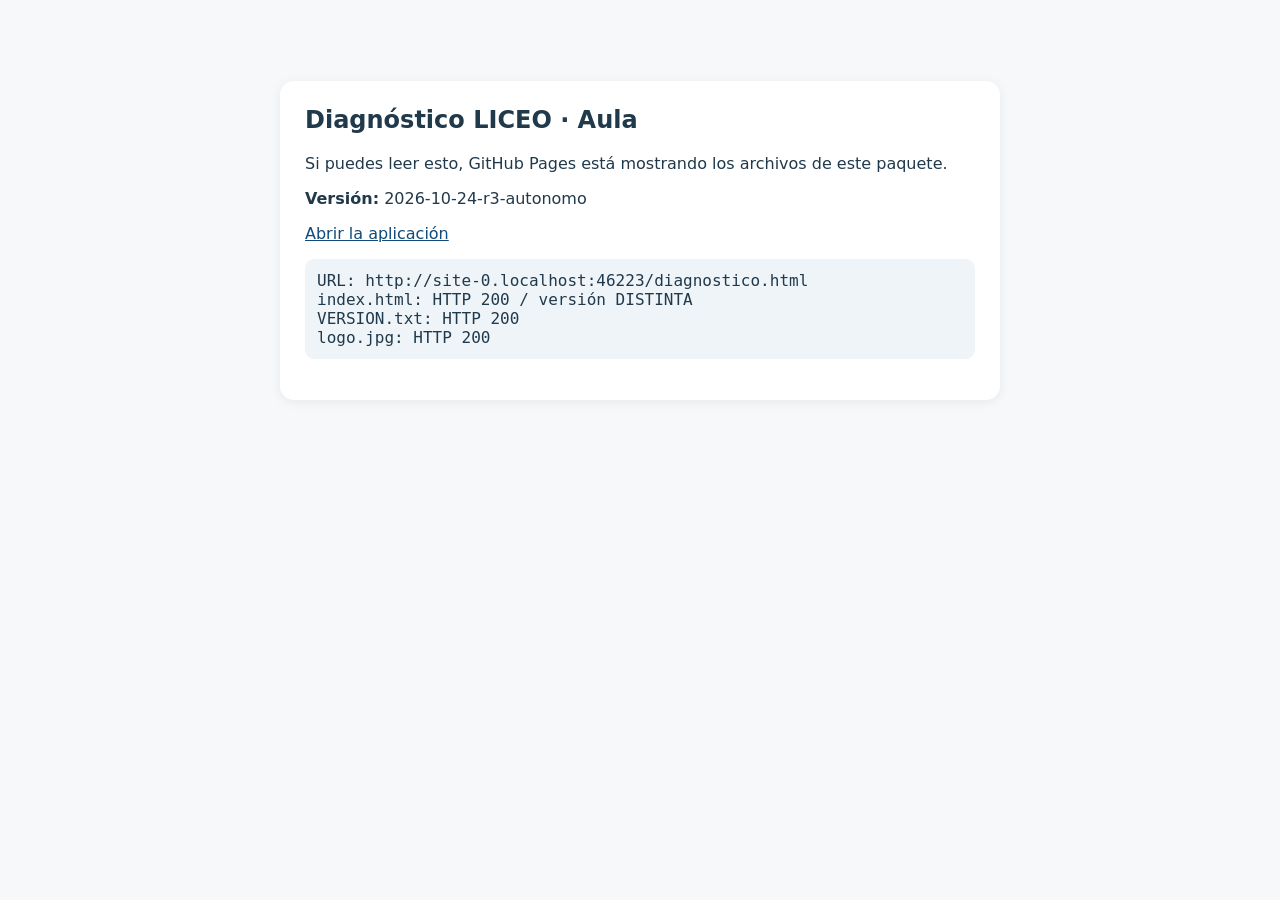
<file: diagnostico.html>
<!doctype html><html lang="es"><head><meta charset="utf-8"><meta name="viewport" content="width=device-width,initial-scale=1"><title>Diagnóstico LICEO Aula</title><style>body{font:16px system-ui,Arial;max-width:720px;margin:7vh auto;padding:18px;color:#20394b;background:#f6f8fa}article{background:white;padding:25px;border-radius:14px;box-shadow:0 2px 12px #0001}h1{margin-top:0}pre{padding:12px;background:#eef4f8;border-radius:9px;white-space:pre-wrap;overflow-wrap:anywhere}a{color:#114a7b}</style></head><body><article><h1>Diagnóstico LICEO · Aula</h1><p>Si puedes leer esto, GitHub Pages está mostrando los archivos de este paquete.</p><p><b>Versión:</b> 2026-10-24-r3-autonomo</p><p><a href="./index.html">Abrir la aplicación</a></p><pre id="diag">Revisando los archivos…</pre></article><script>(async()=>{let d=document.getElementById('diag'),msg=[];for(const name of ['index.html','VERSION.txt','logo.jpg']){try{let r=await fetch('./'+name+'?check='+Date.now(),{cache:'no-store'});const t=r.ok&&name==='index.html'?await r.text():'';msg.push(name+': HTTP '+r.status+(name==='index.html'&&r.ok?(' / versión '+(t.includes('2026-10-24-r3-autonomo')?'correcta':'DISTINTA')):''))}catch(e){msg.push(name+': ERROR '+e.message)}}d.textContent='URL: '+location.href+'\n'+msg.join('\n')})();</script></body></html>
</file>
